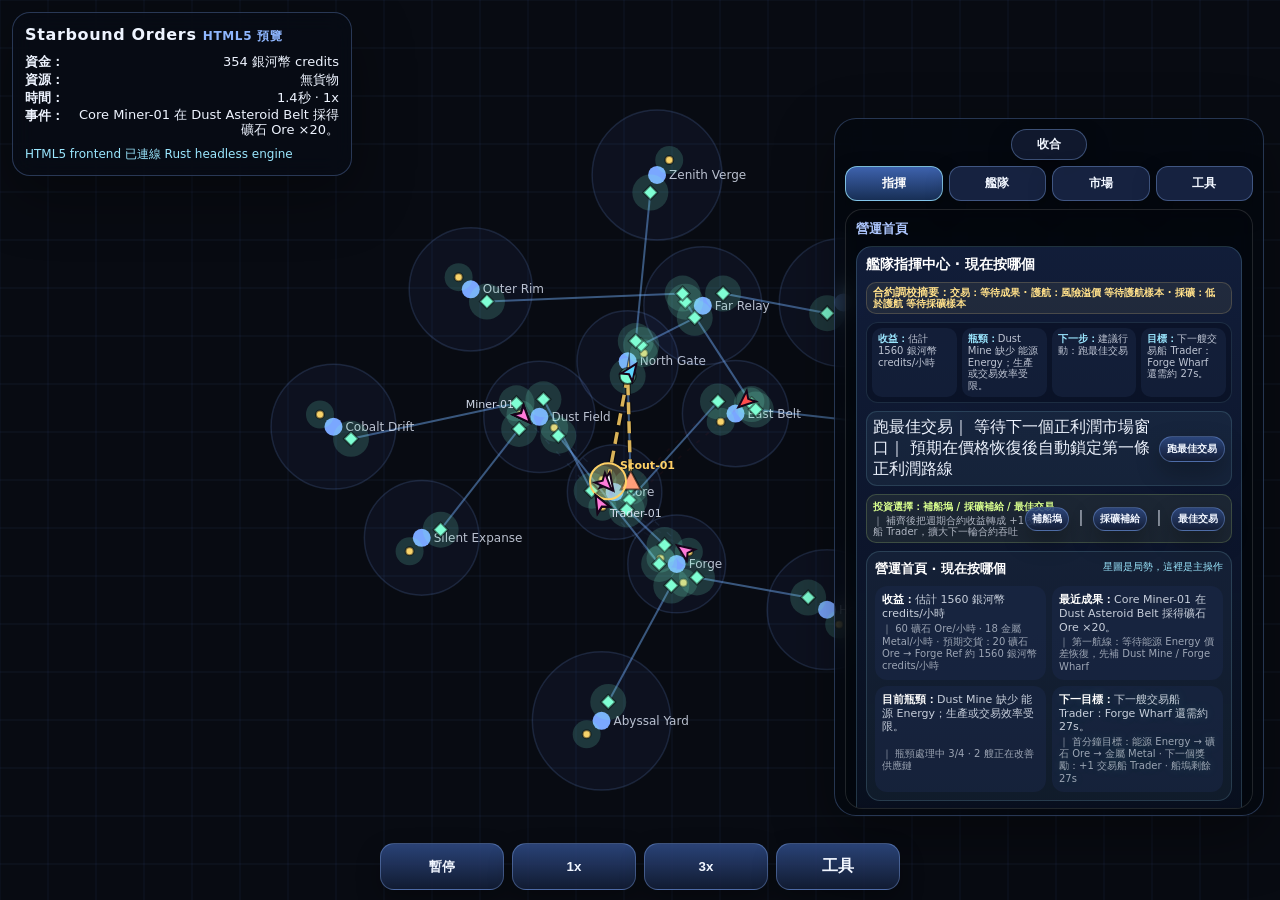
<file: html5/index.html>
<!doctype html>
<html lang="zh-Hant">
  <head>
    <meta charset="utf-8" />
    <meta name="viewport" content="width=device-width, initial-scale=1, viewport-fit=cover" />
    <title>Starbound Orders HTML5 Preview</title>
    <link rel="stylesheet" href="./styles.css?v=html5-copy-20260603" />
  </head>
  <body>
    <main id="app">
      <canvas id="star-map" aria-label="Starbound Orders HTML5 star map"></canvas>
      <section id="hud" aria-label="狀態">
        <div class="hud-title">Starbound Orders <span>HTML5 預覽</span></div>
        <div class="hud-row"><strong>資金：</strong><span id="credits">--</span></div>
        <div class="hud-row"><strong>資源：</strong><span id="resource-summary">--</span></div>
        <div class="hud-row"><strong>時間：</strong><span id="time-summary">--</span></div>
        <div class="hud-row event-row"><strong>事件：</strong><span id="latest-event">--</span></div>
        <div id="command-status">啟動中...</div>
      </section>
      <section id="mobile-sheet" class="idle-operations-deck" data-active-tab="command" data-collapsed="false" aria-label="艦隊營運面板">
        <div id="mobile-sheet-grip"><button id="mobile-sheet-toggle" type="button" aria-expanded="true">收合</button></div><span class="text-content-separator">｜ </span><div id="mobile-sheet-tabs" role="tablist" aria-label="艦隊營運面板"><button type="button" data-sheet-tab="command" aria-selected="true">指揮</button><span class="text-content-separator">｜</span><button type="button" data-sheet-tab="fleet" aria-selected="false">艦隊</button><span class="text-content-separator">｜</span><button type="button" data-sheet-tab="market" aria-selected="false">市場</button><span class="text-content-separator">｜</span><button type="button" data-sheet-tab="tools" aria-selected="false">工具</button></div>
        <section id="command-panel" class="drawer-panel idle-command-panel" data-sheet-panel="command" aria-label="艦隊指揮"><h2>營運首頁<span class="text-content-separator">｜ </span></h2><div id="fleet-command-center" class="fleet-command-center" aria-label="艦隊指揮中心"></div><span class="text-content-separator">｜ </span><div id="fleet-summary" class="fleet-summary"></div><span class="text-content-separator">｜ </span><div id="fleet-alerts" class="fleet-alerts"></div></section><span class="text-content-separator">｜ </span><section id="fleet-panel" class="drawer-panel" data-sheet-panel="fleet" aria-label="艦隊詳情"><h2>艦隊詳情：<span class="text-content-separator">｜ </span></h2><div id="ship-list"></div></section><span class="text-content-separator">｜ </span><section id="market-panel" class="drawer-panel" data-sheet-panel="market" data-market-tab="overview" aria-label="市場"><h2>市場 / 合約 / 升級：<span class="text-content-separator">｜ </span></h2><div id="market-tabs" role="tablist" aria-label="市場面板"><button type="button" data-market-tab="overview" aria-selected="true">總覽</button><span class="text-content-separator">｜</span><button type="button" data-market-tab="trade" aria-selected="false">交易</button><span class="text-content-separator">｜</span><button type="button" data-market-tab="orders" aria-selected="false">訂單</button><span class="text-content-separator">｜</span><button type="button" data-market-tab="production" aria-selected="false">生產</button><span class="text-content-separator">｜</span><button type="button" data-market-tab="risk" aria-selected="false">風險</button><span class="text-content-separator">｜</span><button type="button" data-market-tab="upgrades" aria-selected="false">升級</button><span class="text-content-separator">｜</span><button type="button" data-market-tab="reports" aria-selected="false">報告</button><span class="text-content-separator">｜</span><button type="button" data-market-tab="stations" aria-selected="false">站點</button></div><span class="text-content-separator">｜ </span><div id="market-list"></div></section><span class="text-content-separator">｜ </span><section id="tools-panel" class="drawer-panel" data-sheet-panel="tools" aria-label="工具"><h2>工具 / 回放：<span class="text-content-separator">｜ </span></h2><section id="chronocam-panel" class="tool-card" aria-label="ChronoCam"><h3>ChronoCam 狀態：</h3><div class="chrono-row"><strong>模式：</strong><span id="chronocam-mode">--</span></div><span class="text-content-separator">｜</span><div class="chrono-row"><strong>觀看時間：</strong><span id="chronocam-view-time">--</span></div><span class="text-content-separator">｜</span><div class="chrono-row"><strong>跟隨狀態：</strong><span id="chronocam-follow">--</span></div><span class="text-content-separator">｜</span><div class="chrono-actions"><button type="button" data-command="chrono_rewind_5">回看 5s</button><span class="text-content-separator">｜</span><button type="button" data-command="chrono_live">回到即時</button></div><span class="text-content-separator">｜ </span></section><section id="mission-panel" class="tool-card" aria-label="任務"><h3>任務清單：</h3><div id="mission-list"></div></section></section>
      </section>
      <nav id="controls" aria-label="控制"><button data-command="toggle_pause">暫停</button><span class="text-content-separator">｜</span><button data-command="speed_1">1x</button><span class="text-content-separator">｜</span><button data-command="speed_3">3x</button><span class="text-content-separator">｜</span><details id="debug-controls" class="debug-controls"><summary aria-label="開啟工具選單">工具</summary><span class="text-content-separator">｜</span><div class="debug-menu" role="menu" aria-label="Debug 工具"><button data-command="select_scout" type="button">選 Scout</button><span class="text-content-separator">｜</span><button data-command="enter_north_gate" type="button">進入北門</button><span class="text-content-separator">｜</span><button data-command="reset" type="button">重置</button></div></details></nav>
    </main>
    <script type="module" src="./bootstrap.js?v=html5-copy-20260603-investment-buttons"></script>
  </body>
</html>
</file>
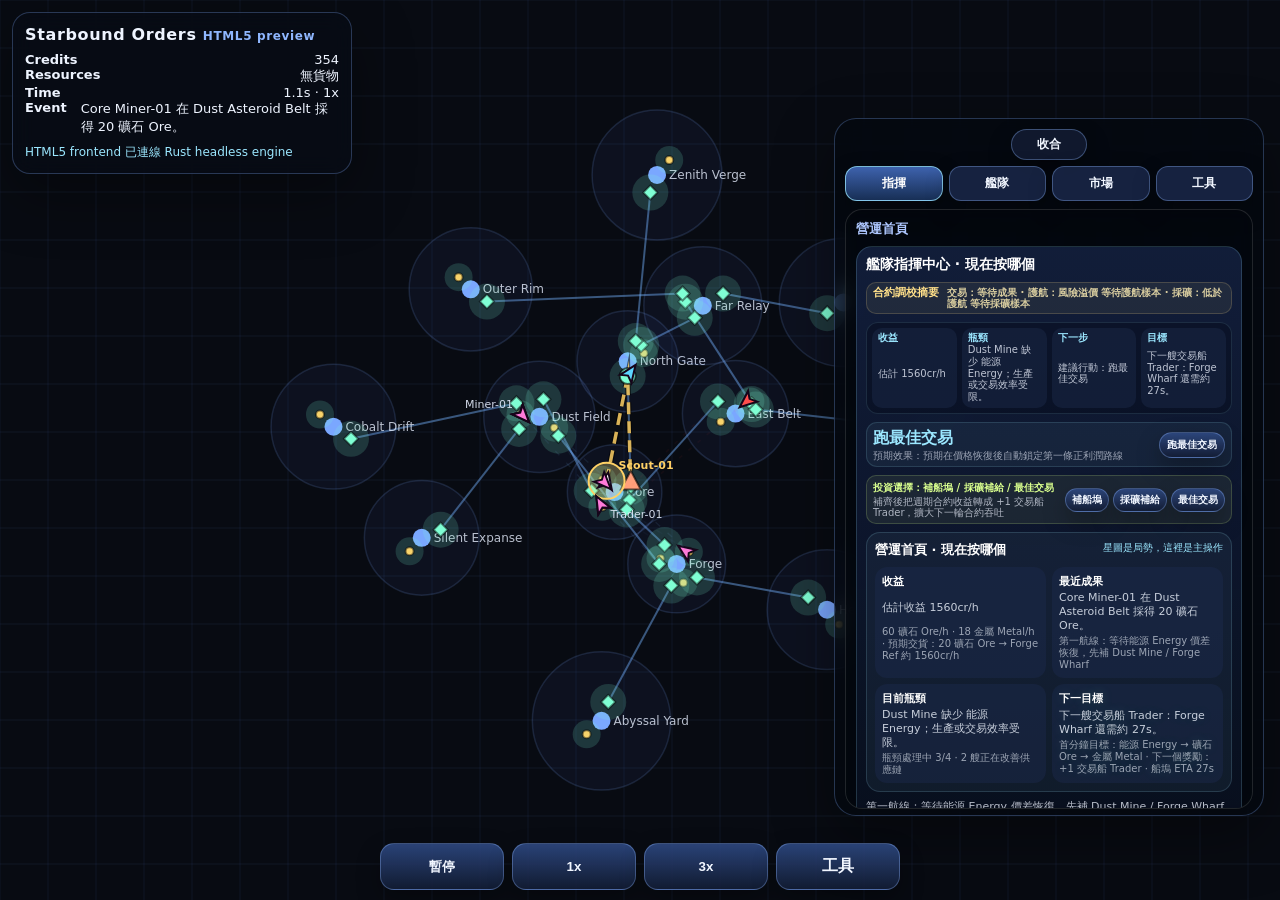
<file: html5/html5/index.html>
<!doctype html>
<html lang="zh-Hant">
  <head>
    <meta charset="utf-8" />
    <meta name="viewport" content="width=device-width, initial-scale=1, viewport-fit=cover" />
    <title>Starbound Orders HTML5 Preview</title>
    <link rel="stylesheet" href="./styles.css?v=html5-spike-1" />
  </head>
  <body>
    <main id="app">
      <canvas id="star-map" aria-label="Starbound Orders HTML5 star map"></canvas>
      <section id="hud" aria-label="狀態">
        <div class="hud-title">Starbound Orders <span>HTML5 preview</span></div>
        <div class="hud-row"><strong>Credits</strong><span id="credits">--</span></div>
        <div class="hud-row"><strong>Resources</strong><span id="resource-summary">--</span></div>
        <div class="hud-row"><strong>Time</strong><span id="time-summary">--</span></div>
        <div class="hud-row event-row"><strong>Event</strong><span id="latest-event">--</span></div>
        <div id="command-status">啟動中...</div>
      </section>
      <section id="mobile-sheet" class="idle-operations-deck" data-active-tab="command" data-collapsed="false" aria-label="艦隊營運面板">
        <div id="mobile-sheet-grip">
          <button id="mobile-sheet-toggle" type="button" aria-expanded="true">收合</button>
        </div>
        <div id="mobile-sheet-tabs" role="tablist" aria-label="艦隊營運面板">
          <button type="button" data-sheet-tab="command" aria-selected="true">指揮</button>
          <button type="button" data-sheet-tab="fleet" aria-selected="false">艦隊</button>
          <button type="button" data-sheet-tab="market" aria-selected="false">市場</button>
          <button type="button" data-sheet-tab="tools" aria-selected="false">工具</button>
        </div>
        <section id="command-panel" class="drawer-panel idle-command-panel" data-sheet-panel="command" aria-label="艦隊指揮">
          <h2>營運首頁</h2>
          <div id="fleet-command-center" class="fleet-command-center" aria-label="艦隊指揮中心"></div>
          <div id="fleet-summary" class="fleet-summary"></div>
          <div id="fleet-alerts" class="fleet-alerts"></div>
        </section>
        <section id="fleet-panel" class="drawer-panel" data-sheet-panel="fleet" aria-label="艦隊詳情">
          <h2>艦隊詳情</h2>
          <div id="ship-list"></div>
        </section>
        <section id="market-panel" class="drawer-panel" data-sheet-panel="market" data-market-tab="overview" aria-label="市場">
          <h2>市場 / 合約 / 升級</h2>
          <div id="market-tabs" role="tablist" aria-label="市場面板">
            <button type="button" data-market-tab="overview" aria-selected="true">總覽</button>
            <button type="button" data-market-tab="trade" aria-selected="false">交易</button>
            <button type="button" data-market-tab="orders" aria-selected="false">訂單</button>
            <button type="button" data-market-tab="production" aria-selected="false">生產</button>
            <button type="button" data-market-tab="risk" aria-selected="false">風險</button>
            <button type="button" data-market-tab="upgrades" aria-selected="false">升級</button>
            <button type="button" data-market-tab="reports" aria-selected="false">報告</button>
            <button type="button" data-market-tab="stations" aria-selected="false">站點</button>
          </div>
          <div id="market-list"></div>
        </section>
        <section id="tools-panel" class="drawer-panel" data-sheet-panel="tools" aria-label="工具">
          <h2>工具 / 回放</h2>
          <section id="chronocam-panel" class="tool-card" aria-label="ChronoCam">
            <h3>ChronoCam</h3>
            <div class="chrono-row"><strong>Mode</strong><span id="chronocam-mode">--</span></div>
            <div class="chrono-row"><strong>View</strong><span id="chronocam-view-time">--</span></div>
            <div class="chrono-row"><strong>Follow</strong><span id="chronocam-follow">--</span></div>
            <div class="chrono-actions">
              <button data-command="chrono_rewind_5">回看 5s</button>
              <button data-command="chrono_live">回到 Live</button>
            </div>
          </section>
          <section id="mission-panel" class="tool-card" aria-label="任務">
            <h3>任務紀錄</h3>
            <div id="mission-list"></div>
          </section>
        </section>
      </section>
      <nav id="controls" aria-label="控制">
        <button data-command="toggle_pause">暫停</button>
        <button data-command="speed_1">1x</button>
        <button data-command="speed_3">3x</button>
        <details id="debug-controls" class="debug-controls">
          <summary aria-label="開啟工具選單">工具</summary>
          <div class="debug-menu" role="menu" aria-label="Debug 工具">
            <button data-command="select_scout" type="button">選 Scout</button>
            <button data-command="enter_north_gate" type="button">進入北門</button>
            <button data-command="reset" type="button">重置</button>
          </div>
        </details>
      </nav>
    </main>
    <script type="module" src="./bootstrap.js?v=html5-spike-1"></script>
  </body>
</html>
</file>
<file: html5/styles.css>
:root {
  color-scheme: dark;
  font-family: Inter, ui-sans-serif, system-ui, -apple-system, BlinkMacSystemFont, "Segoe UI", sans-serif;
  background: #080b12;
  color: #eef4ff;
}

* { box-sizing: border-box; }
html, body, #app { margin: 0; min-height: 100%; width: 100%; overflow: hidden; }
body { min-height: 100vh; touch-action: none; }
#app { position: fixed; inset: 0; background: radial-gradient(circle at 50% 30%, #17213d, #070a10 72%); }
#star-map { position: absolute; inset: 0; width: 100%; height: 100%; display: block; touch-action: none; }

#hud {
  position: absolute;
  top: max(12px, env(safe-area-inset-top));
  left: 12px;
  right: 12px;
  padding: 12px;
  border: 1px solid rgba(128, 171, 255, 0.28);
  border-radius: 18px;
  background: rgba(8, 12, 22, 0.72);
  backdrop-filter: blur(12px);
  box-shadow: 0 20px 60px rgba(0,0,0,0.35);
  pointer-events: none;
}
.hud-title { font-weight: 800; letter-spacing: 0.04em; margin-bottom: 8px; }
.hud-title span { color: #8fb7ff; font-size: 12px; font-weight: 600; }
.hud-row { display: flex; justify-content: space-between; gap: 14px; font-size: 13px; }
.event-row { align-items: start; }
.event-row strong { flex: 0 0 auto; }
#latest-event {
  min-width: 0;
  text-align: right;
  overflow-wrap: anywhere;
  line-height: 1.18;
}
#command-status { margin-top: 8px; color: #9be7ff; font-size: 12px; }

#mobile-sheet {
  position: absolute;
  left: 10px;
  right: 10px;
  bottom: calc(96px + env(safe-area-inset-bottom));
  max-height: min(430px, 66vh);
  padding: 8px;
  border: 1px solid rgba(128, 171, 255, 0.28);
  border-radius: 22px;
  background: rgba(4, 8, 15, 0.78);
  backdrop-filter: blur(14px);
  box-shadow: 0 20px 60px rgba(0,0,0,0.38);
  pointer-events: auto;
  overflow: hidden;
}
#mobile-sheet[data-collapsed="true"] { max-height: 58px; }
#mobile-sheet-grip { display: flex; justify-content: center; margin-bottom: 6px; }
#mobile-sheet-toggle {
  min-width: 76px;
  padding: 6px 12px;
  border-radius: 999px;
  font-size: 12px;
  background: rgba(18, 27, 49, 0.92);
}
#mobile-sheet-tabs {
  display: grid;
  grid-template-columns: repeat(4, 1fr);
  gap: 6px;
  margin-bottom: 8px;
}
#mobile-sheet-tabs button {
  padding: 8px 6px;
  border-radius: 12px;
  font-size: 12px;
  background: rgba(28, 42, 76, 0.82);
}
#mobile-sheet-tabs button[aria-selected="true"] {
  border-color: rgba(155, 231, 255, 0.75);
  color: #ffffff;
  background: linear-gradient(180deg, rgba(64,102,180,0.96), rgba(25,50,91,0.94));
}
#mobile-sheet[data-collapsed="true"] #mobile-sheet-tabs,
#mobile-sheet[data-collapsed="true"] .drawer-panel { display: none; }

.drawer-panel {
  max-height: calc(min(430px, 66vh) - 76px);
  overflow: auto;
  border: 1px solid rgba(255,255,255,0.12);
  border-radius: 17px;
  padding: 10px;
  background: rgba(4, 8, 15, 0.52);
}
#mobile-sheet[data-active-tab="command"] .drawer-panel:not([data-sheet-panel="command"]),
#mobile-sheet[data-active-tab="fleet"] .drawer-panel:not([data-sheet-panel="fleet"]),
#mobile-sheet[data-active-tab="market"] .drawer-panel:not([data-sheet-panel="market"]),
#mobile-sheet[data-active-tab="tools"] .drawer-panel:not([data-sheet-panel="tools"]) {
  display: none;
}
#chronocam-panel.replay { border-color: rgba(255, 209, 102, 0.62); box-shadow: 0 0 0 1px rgba(255, 209, 102, 0.22), 0 20px 60px rgba(0,0,0,0.35); }
.drawer-panel h2 { margin: 0 0 8px; font-size: 13px; color: #aec7ff; }
.tool-card { display: grid; gap: 6px; padding: 8px 0; border-top: 1px solid rgba(255,255,255,0.08); }
.tool-card:first-of-type { border-top: 0; padding-top: 0; }
.tool-card h3 { margin: 0; font-size: 11px; color: #9be7ff; }
.fleet-command-center {
  display: grid;
  gap: 8px;
  margin-bottom: 8px;
  padding: 9px;
  border: 1px solid rgba(155, 231, 255, 0.18);
  border-radius: 16px;
  background: linear-gradient(180deg, rgba(24, 39, 76, 0.72), rgba(7, 12, 24, 0.58));
}
.fleet-command-center h2 { margin: 0; font-size: 14px; color: #fff; }
.return-harvest-card {
  display: grid;
  gap: 7px;
  padding: 8px;
  border: 1px solid rgba(255, 209, 102, 0.30);
  border-radius: 14px;
  background: linear-gradient(180deg, rgba(255, 209, 102, 0.24), rgba(54, 30, 10, 0.42));
  box-shadow: 0 0 0 1px rgba(255, 209, 102, 0.14), 0 16px 36px rgba(0,0,0,0.28);
}
.return-harvest-header { display: grid; gap: 2px; }
.return-harvest-header span { color: #ffd166; font-size: 10px; font-weight: 900; letter-spacing: 0.08em; text-transform: uppercase; }
.return-harvest-header strong { color: #fff; font-size: 13px; }
.return-harvest-metrics {
  display: grid;
  grid-template-columns: repeat(2, minmax(0, 1fr));
  gap: 5px;
}
.return-harvest-metric {
  display: grid;
  gap: 1px;
  min-width: 0;
  padding: 5px 6px;
  border-radius: 10px;
  background: rgba(10, 16, 30, 0.46);
}
.return-harvest-metric strong { color: #ffe08a; font-size: 10px; }
.return-harvest-metric span {
  overflow: visible;
  color: rgba(238,244,255,0.82);
  font-size: 10px;
  line-height: 1.18;
  overflow-wrap: anywhere;
  white-space: normal;
}
.return-harvest-footnote {
  overflow: visible;
  color: rgba(238,244,255,0.66);
  font-size: 10px;
  line-height: 1.2;
  overflow-wrap: anywhere;
  white-space: normal;
}
.return-harvest-actions {
  display: flex;
  flex-wrap: wrap;
  gap: 6px;
  align-items: center;
}
.return-report-detail-panel {
  display: none;
  position: fixed;
  left: 10px;
  right: 10px;
  top: 76px;
  max-height: min(360px, calc(100vh - 230px));
  overflow: auto;
  z-index: 40;
  padding: 10px;
  border: 1px solid rgba(255, 209, 102, 0.52);
  border-radius: 14px;
  background: linear-gradient(180deg, rgba(18, 29, 50, 0.98), rgba(7, 12, 24, 0.98));
  box-shadow: 0 18px 52px rgba(0,0,0,0.55);
}
.return-report-detail-panel.open { display: grid; gap: 8px; }
.return-report-detail-header {
  display: flex;
  align-items: center;
  justify-content: space-between;
  gap: 8px;
  position: sticky;
  top: -10px;
  padding: 0 0 6px;
  background: linear-gradient(180deg, rgba(18, 29, 50, 0.98), rgba(18, 29, 50, 0.90));
}
.return-report-detail-header strong { color: #ffd166; font-size: 13px; }
.return-report-detail-body { display: grid; gap: 6px; }
.return-report-detail-body p {
  margin: 0;
  display: grid;
  gap: 2px;
  color: rgba(238,244,255,0.78);
  font-size: 11px;
  line-height: 1.35;
}
.return-report-detail-body p strong { color: #fff0b8; font-size: 10px; }
.return-harvest-card .return-report-detail-button {
  border-color: rgba(155, 231, 255, 0.52);
  background: linear-gradient(180deg, rgba(155, 231, 255, 0.24), rgba(19, 69, 104, 0.58));
  color: #eef4ff;
}
.return-harvest-card .return-report-detail-close {
  padding: 4px 8px;
  font-size: 10px;
}
.report-history-detail-button {
  align-self: flex-start;
  border: 1px solid rgba(244, 197, 94, 0.55);
  background: rgba(244, 197, 94, 0.13);
  color: #f9e4a8;
}
.report-history-detail-panel {
  display: none;
  margin-top: 6px;
  padding: 8px;
  border-radius: 10px;
  border: 1px solid rgba(244, 197, 94, 0.26);
  background: rgba(15, 20, 34, 0.76);
  color: #f8f1df;
}
.report-history-detail-panel.open {
  display: block;
}
.report-history-detail-header {
  display: flex;
  align-items: center;
  justify-content: space-between;
  gap: 8px;
  margin-bottom: 4px;
}
.report-history-detail-panel p {
  margin: 4px 0;
  font-size: 0.78rem;
  line-height: 1.25;
}
.report-history-detail-panel strong {
  display: block;
  color: #f4c55e;
}
.report-history-detail-close {
  padding: 3px 8px;
  border-radius: 999px;
  border: 1px solid rgba(255, 255, 255, 0.22);
  background: rgba(255, 255, 255, 0.08);
  color: #f7f1df;
}
.chronocam-bookmark-actions {
  display: flex;
  flex-wrap: wrap;
  gap: 6px;
}
.return-harvest-card button,
.return-harvest-handoff button {
  justify-self: start;
  padding: 6px 10px;
  border-color: rgba(255, 209, 102, 0.52);
  background: linear-gradient(180deg, rgba(255, 209, 102, 0.30), rgba(116, 70, 18, 0.62));
  font-size: 11px;
}
.return-harvest-card .chronocam-bookmark-button {
  border-color: rgba(155, 231, 255, 0.52);
  background: linear-gradient(180deg, rgba(155, 231, 255, 0.26), rgba(19, 69, 104, 0.62));
  color: #eef4ff;
}
.return-harvest-handoff {
  display: grid;
  grid-template-columns: minmax(0, 1fr) auto;
  align-items: center;
  gap: 8px;
  padding: 7px 8px;
  border: 1px solid rgba(255, 209, 102, 0.20);
  border-radius: 12px;
  background: linear-gradient(180deg, rgba(255, 209, 102, 0.14), rgba(18, 29, 50, 0.48));
  box-shadow: 0 0 0 1px rgba(255, 209, 102, 0.05), 0 10px 24px rgba(0,0,0,0.18);
}
.return-harvest-handoff span { display: grid; gap: 1px; min-width: 0; }
.return-harvest-handoff strong { color: #ffe08a; font-size: 11px; }
.return-harvest-handoff small {
  overflow: visible;
  color: rgba(238,244,255,0.72);
  font-size: 10px;
  line-height: 1.15;
  overflow-wrap: anywhere;
  white-space: normal;
}
.return-harvest-handoff button { white-space: nowrap; }
.return-harvest-handoff.processing {
  border-color: rgba(168, 255, 207, 0.28);
  background: linear-gradient(180deg, rgba(168, 255, 207, 0.12), rgba(18, 50, 37, 0.48));
}
.return-harvest-handoff.processing strong { color: #a8ffcf; }
.return-harvest-handoff.processing button {
  border-color: rgba(168, 255, 207, 0.42);
  background: linear-gradient(180deg, rgba(168, 255, 207, 0.22), rgba(25, 98, 70, 0.58));
}
.offline-report-row.return-harvest-card { border-top: 0; }
.command-return-harvest {
  gap: 5px;
  padding: 6px;
}
.command-return-harvest .return-harvest-header {
  grid-template-columns: minmax(0, 1fr);
  align-items: start;
  gap: 2px;
}
.command-return-harvest .return-harvest-header span {
  overflow: visible;
  overflow-wrap: anywhere;
  white-space: normal;
  text-overflow: clip;
}
.command-return-harvest .return-harvest-header strong {
  overflow: visible;
  overflow-wrap: anywhere;
  white-space: normal;
  text-overflow: clip;
}
.command-return-harvest .return-harvest-metrics { gap: 4px; }
.command-return-harvest .return-harvest-metric { padding: 3px 5px; }
.command-return-harvest .chronocam-bookmark-actions,
.command-return-harvest .return-harvest-footnote { display: none; }
.command-return-harvest .return-harvest-claim-button {
  min-height: 28px;
  padding: 5px 9px;
}
.return-harvest-next-actions {
  display: grid;
  gap: 6px;
}
.return-harvest-next-actions .idle-primary-action {
  padding: 5px 6px;
}
.return-harvest-next-actions .idle-primary-action small:last-of-type {
  display: none;
}
@keyframes return-harvest-pop {
  from { opacity: 0; transform: translateY(8px) scale(0.98); }
  to { opacity: 1; transform: translateY(0) scale(1); }
}
.idle-command-brief {
  display: grid;
  grid-template-columns: repeat(4, minmax(0, 1fr));
  gap: 5px;
  padding: 5px;
  border: 1px solid rgba(155, 231, 255, 0.12);
  border-radius: 12px;
  background: rgba(5, 10, 20, 0.36);
}
.idle-brief-pill {
  display: grid;
  gap: 1px;
  min-width: 0;
  padding: 5px 6px;
  border-radius: 10px;
  background: rgba(28, 42, 76, 0.48);
}
.idle-brief-pill strong {
  color: #9be7ff;
  font-size: 10px;
  line-height: 1;
}
.idle-brief-pill span {
  color: rgba(238,244,255,0.78);
  font-size: 10px;
  line-height: 1.18;
  white-space: normal;
  overflow: visible;
  overflow-wrap: anywhere;
}

@media (max-width: 430px) {
  .idle-command-brief {
    grid-template-columns: repeat(2, minmax(0, 1fr));
    gap: 4px;
    padding: 4px;
  }
  .idle-brief-pill {
    padding: 4px 5px;
  }
}
.idle-command-hero {
  display: grid;
  gap: 8px;
  padding: 8px;
  border: 1px solid rgba(155, 231, 255, 0.16);
  border-radius: 14px;
  background: rgba(155, 231, 255, 0.055);
}
.idle-hero-header { display: flex; justify-content: space-between; gap: 10px; align-items: start; }
.idle-hero-header strong { font-size: 13px; color: #ffffff; }
.idle-hero-header small { color: #9be7ff; font-size: 10px; text-align: right; }
.idle-home-grid { display: grid; grid-template-columns: 1fr 1fr; gap: 6px; }
.idle-home-card {
  display: grid;
  gap: 2px;
  min-width: 0;
  padding: 7px;
  border-radius: 12px;
  background: rgba(28, 42, 76, 0.48);
}
.idle-home-card strong { color: #fff; font-size: 11px; }
.idle-home-card span { color: rgba(238,244,255,0.82); font-size: 11px; line-height: 1.25; }
.idle-home-card small { color: rgba(238,244,255,0.62); font-size: 10px; line-height: 1.22; }
.idle-primary-actions { display: grid; gap: 6px; }
.idle-detail-section {
  display: grid;
  gap: 4px;
  padding-top: 5px;
  border-top: 1px solid rgba(255,255,255,0.08);
}
.idle-detail-section > summary,
.ship-actions-details > summary {
  cursor: pointer;
  list-style: none;
  padding: 7px 8px;
  border-radius: 11px;
  border: 1px solid rgba(144, 183, 255, 0.22);
  background: rgba(28, 42, 76, 0.46);
  box-shadow: none;
  color: #9be7ff;
  font-size: 10px;
  letter-spacing: 0.06em;
  text-transform: uppercase;
}
.idle-detail-section > summary::-webkit-details-marker,
.ship-actions-details > summary::-webkit-details-marker { display: none; }
.idle-detail-body { display: grid; gap: 4px; padding: 5px 2px 0; }
.command-center-section { display: grid; gap: 4px; padding-top: 5px; border-top: 1px solid rgba(255,255,255,0.08); }
.command-center-section h3 { margin: 0; font-size: 10px; letter-spacing: 0.08em; text-transform: uppercase; color: #9be7ff; }
.command-center-row { font-size: 11px; color: rgba(238,244,255,0.76); line-height: 1.25; }
.command-center-row.expansion-milestone { display: grid; grid-template-columns: 1fr auto; gap: 6px; align-items: center; }
.contract-milestone-claim-button { border-color: rgba(255, 224, 138, 0.65); background: rgba(255, 224, 138, 0.16); color: #ffe08a; }
.progression-path { color: #ffe08a; }
.expansion-cadence,
.expansion-depth {
  color: #d9ff8f;
  text-shadow: 0 0 12px rgba(217, 255, 143, 0.20);
}
.first-session-goal { color: #a8ffcf; text-shadow: 0 0 12px rgba(108, 255, 196, 0.18); }
.command-center-row.progression.complete { color: #a8ffcf; }
.command-center-row.progression.pending { color: #ffe08a; }
.command-center-kpi { font-size: 12px; font-weight: 800; color: #fff; }
.command-center-row.bottleneck { color: #ffd166; }
.command-center-action { display: grid; grid-template-columns: 1fr auto; gap: 7px; align-items: center; padding: 4px 0; }
.command-center-action span { display: grid; gap: 1px; min-width: 0; }
.command-center-action small { color: rgba(238,244,255,0.62); font-size: 10px; line-height: 1.15; }
.command-center-action button { padding: 5px 7px; font-size: 10px; white-space: nowrap; }
.text-content-separator {
  position: absolute;
  width: 1px;
  height: 1px;
  overflow: hidden;
  clip-path: inset(50%);
  white-space: nowrap;
}
.idle-primary-action {
  padding: 5px 6px;
  border: 1px solid rgba(155, 231, 255, 0.14);
  border-radius: 11px;
  background: rgba(155, 231, 255, 0.06);
}
.idle-primary-action small:first-of-type { display: none; }
.idle-primary-action strong { color: #9be7ff; }
.expansion-investment-quick {
  display: grid;
  grid-template-columns: minmax(0, 1fr) auto;
  align-items: center;
  gap: 6px;
  padding: 5px 6px;
  border: 1px solid rgba(217, 255, 143, 0.18);
  border-radius: 10px;
  background: rgba(217, 255, 143, 0.07);
}
.expansion-investment-quick span { display: grid; gap: 1px; min-width: 0; }
.expansion-investment-quick strong { color: #d9ff8f; font-size: 10px; white-space: nowrap; overflow: visible; text-overflow: clip; }
.expansion-investment-quick small {
  color: rgba(238,244,255,0.70);
  font-size: 10px;
  line-height: 1.1;
  max-height: 22px;
  overflow: visible;
  overflow-wrap: anywhere;
  white-space: normal;
  text-overflow: clip;
}
.expansion-investment-buttons { display: flex; flex-wrap: nowrap; gap: 4px; }
.expansion-investment-buttons button { padding: 4px 6px; font-size: 10px; }
.contract-tuning-summary {
  display: grid;
  grid-template-columns: auto minmax(0, 1fr);
  align-items: start;
  gap: 3px 8px;
  min-width: 0;
  padding: 4px 6px;
  border: 1px solid rgba(255, 224, 138, 0.18);
  border-radius: 10px;
  background: rgba(255, 224, 138, 0.07);
  color: #ffe08a;
  font-size: 10px;
  line-height: 1.05;
}
.contract-tuning-summary strong { color: #ffe08a; font-size: 11px; }
.contract-tuning-summary small {
  min-width: 0;
  color: rgba(255, 239, 180, 0.82);
  font-size: 10px;
  line-height: 1.1;
  max-height: 22px;
  overflow: visible;
  overflow-wrap: anywhere;
  white-space: normal;
  text-overflow: clip;
}
.expansion-investment-action {
  border-top: 1px solid rgba(217, 255, 143, 0.12);
}
.expansion-investment-action strong { color: #d9ff8f; }
.ship-row, .market-row, .mission { display: grid; gap: 2px; padding: 6px 0; border-top: 1px solid rgba(255,255,255,0.08); font-size: 12px; }
.fleet-summary, .fleet-alerts { display: grid; gap: 4px; margin-bottom: 8px; font-size: 12px; }
.fleet-kpi { display: flex; justify-content: space-between; gap: 10px; padding: 5px 8px; border-radius: 10px; background: rgba(28, 42, 76, 0.48); }
.fleet-alert { padding: 6px 8px; border-radius: 10px; color: #ffd166; background: rgba(255, 209, 102, 0.10); }
.upgrade-row button, .report-row button, .fleet-actions button { justify-self: start; margin-top: 4px; padding: 6px 9px; font-size: 11px; }
.fleet-actions { display: flex; flex-wrap: wrap; gap: 6px; }
.ship-actions-details { margin-top: 6px; }
.ship-actions-details .fleet-actions { padding-top: 4px; }
.ship-actions-details:not([open]) .fleet-actions { display: none; }
.ship-row:first-of-type, .market-row:first-of-type, .mission:first-of-type { border-top: 0; }
.ship-row span, .market-row span, .market-row small, .mission small, .ship-row small { color: rgba(238,244,255,0.68); }
.market-section { margin-top: 8px; padding-top: 4px; border-top: 1px solid rgba(155,231,255,0.12); }
.market-section h3 { margin: 2px 0 4px; font-size: 11px; letter-spacing: 0.06em; text-transform: uppercase; color: #9be7ff; }
.market-section[data-market-tab] { display: none; }
#market-panel[data-market-tab="overview"] .market-section[data-market-tab="overview"],
#market-panel[data-market-tab="trade"] .market-section[data-market-tab="trade"],
#market-panel[data-market-tab="trade"] .market-section[data-market-tab="orders"],
#market-panel[data-market-tab="orders"] .market-section[data-market-tab="orders"],
#market-panel[data-market-tab="production"] .market-section[data-market-tab="production"],
#market-panel[data-market-tab="risk"] .market-section[data-market-tab="risk"],
#market-panel[data-market-tab="risk"] .market-section[data-market-tab="alerts"],
#market-panel[data-market-tab="upgrades"] .market-section[data-market-tab="upgrades"],
#market-panel[data-market-tab="reports"] .market-section[data-market-tab="reports"],
#market-panel[data-market-tab="stations"] .market-section[data-market-tab="stations"] { display: block; }
#market-tabs { display: grid; grid-template-columns: repeat(4, 1fr); gap: 5px; margin: 0 0 8px; }
#market-tabs button { padding: 6px 4px; border-radius: 10px; font-size: 11px; }
#market-tabs button[aria-selected="true"] { border-color: rgba(155, 231, 255, 0.75); color: #fff; background: linear-gradient(180deg, rgba(54,94,164,0.96), rgba(22,47,88,0.94)); }
.trade-command-row button { justify-self: start; margin-top: 4px; padding: 6px 9px; font-size: 11px; }
.alert-row strong { color: #ffd166; }
.risk-row span { color: #ffb86b; }
.mission.completed { opacity: 0.58; }
.chrono-row { display: flex; justify-content: space-between; gap: 12px; font-size: 12px; padding: 2px 0; }
.chrono-row span { color: #9be7ff; }
.chrono-actions { display: grid; grid-template-columns: 1fr 1fr; gap: 6px; margin-top: 8px; }
.chrono-actions button { padding: 9px 6px; font-size: 12px; }

#controls {
  position: absolute;
  left: 10px;
  right: 10px;
  bottom: max(10px, env(safe-area-inset-bottom));
  display: grid;
  grid-template-columns: repeat(4, 1fr);
  gap: 8px;
}
.debug-controls {
  position: relative;
  min-width: 0;
}
.debug-controls summary {
  list-style: none;
  cursor: pointer;
  text-align: center;
}
.debug-controls summary::-webkit-details-marker { display: none; }
.debug-controls:not([open]) .debug-menu { display: none; }
.debug-menu {
  position: absolute;
  right: 0;
  bottom: calc(100% + 8px);
  z-index: 10;
  min-width: 158px;
  display: grid;
  gap: 6px;
  padding: 8px;
  border: 1px solid rgba(144, 183, 255, 0.32);
  border-radius: 16px;
  background: rgba(4, 8, 15, 0.88);
  backdrop-filter: blur(10px);
  box-shadow: 0 18px 36px rgba(0,0,0,0.38);
}
button {
  appearance: none;
  border: 1px solid rgba(144, 183, 255, 0.35);
  border-radius: 14px;
  padding: 12px 8px;
  background: linear-gradient(180deg, rgba(47,74,132,0.88), rgba(19,29,54,0.9));
  color: #f1f6ff;
  font-weight: 800;
  box-shadow: 0 10px 24px rgba(0,0,0,0.28);
}
summary {
  appearance: none;
  border: 1px solid rgba(144, 183, 255, 0.35);
  border-radius: 14px;
  padding: 12px 8px;
  background: linear-gradient(180deg, rgba(47,74,132,0.88), rgba(19,29,54,0.9));
  color: #f1f6ff;
  font-weight: 800;
  box-shadow: 0 10px 24px rgba(0,0,0,0.28);
}
button:active { transform: translateY(1px); }
summary:active { transform: translateY(1px); }

@media (max-width: 430px) and (max-height: 700px) {
  #hud {
    padding: 10px;
  }
  .hud-title {
    margin-bottom: 6px;
  }
  .hud-row {
    font-size: 12px;
    line-height: 1.16;
  }
  #latest-event {
    font-size: 11px;
    max-width: 72%;
  }
  #mobile-sheet {
    max-height: min(390px, 61vh);
  }
  .drawer-panel {
    max-height: calc(min(390px, 61vh) - 76px);
  }
}

@media (min-width: 760px) {
  #hud { right: auto; width: 340px; }
  #mobile-sheet {
    left: auto;
    right: 16px;
    bottom: 84px;
    top: 118px;
    width: min(430px, calc(100vw - 32px));
    max-height: calc(100vh - 202px);
    padding: 10px;
    border: 1px solid rgba(128, 171, 255, 0.28);
    border-radius: 22px;
    background: rgba(4, 8, 15, 0.68);
    backdrop-filter: blur(12px);
    box-shadow: 0 20px 60px rgba(0,0,0,0.36);
    overflow: hidden;
    pointer-events: auto;
  }
  #mobile-sheet-grip { display: flex; }
  #mobile-sheet-tabs { display: grid; }
  #mobile-sheet[data-collapsed="true"] { max-height: 58px; top: auto; }
  .drawer-panel {
    position: static;
    width: auto;
    max-height: calc(100vh - 300px);
    background: rgba(4, 8, 15, 0.52);
    backdrop-filter: blur(8px);
    pointer-events: auto;
  }
  #controls { left: 50%; transform: translateX(-50%); max-width: 520px; grid-template-columns: repeat(4, 1fr); }
}
</file>
<file: html5/html5/styles.css>
:root {
  color-scheme: dark;
  font-family: Inter, ui-sans-serif, system-ui, -apple-system, BlinkMacSystemFont, "Segoe UI", sans-serif;
  background: #080b12;
  color: #eef4ff;
}

* { box-sizing: border-box; }
html, body, #app { margin: 0; min-height: 100%; width: 100%; overflow: hidden; }
body { min-height: 100vh; touch-action: none; }
#app { position: fixed; inset: 0; background: radial-gradient(circle at 50% 30%, #17213d, #070a10 72%); }
#star-map { position: absolute; inset: 0; width: 100%; height: 100%; display: block; touch-action: none; }

#hud {
  position: absolute;
  top: max(12px, env(safe-area-inset-top));
  left: 12px;
  right: 12px;
  padding: 12px;
  border: 1px solid rgba(128, 171, 255, 0.28);
  border-radius: 18px;
  background: rgba(8, 12, 22, 0.72);
  backdrop-filter: blur(12px);
  box-shadow: 0 20px 60px rgba(0,0,0,0.35);
  pointer-events: none;
}
.hud-title { font-weight: 800; letter-spacing: 0.04em; margin-bottom: 8px; }
.hud-title span { color: #8fb7ff; font-size: 12px; font-weight: 600; }
.hud-row { display: flex; justify-content: space-between; gap: 14px; font-size: 13px; }
#command-status { margin-top: 8px; color: #9be7ff; font-size: 12px; }

#mobile-sheet {
  position: absolute;
  left: 10px;
  right: 10px;
  bottom: calc(96px + env(safe-area-inset-bottom));
  max-height: min(430px, 66vh);
  padding: 8px;
  border: 1px solid rgba(128, 171, 255, 0.28);
  border-radius: 22px;
  background: rgba(4, 8, 15, 0.78);
  backdrop-filter: blur(14px);
  box-shadow: 0 20px 60px rgba(0,0,0,0.38);
  pointer-events: auto;
  overflow: hidden;
}
#mobile-sheet[data-collapsed="true"] { max-height: 58px; }
#mobile-sheet-grip { display: flex; justify-content: center; margin-bottom: 6px; }
#mobile-sheet-toggle {
  min-width: 76px;
  padding: 6px 12px;
  border-radius: 999px;
  font-size: 12px;
  background: rgba(18, 27, 49, 0.92);
}
#mobile-sheet-tabs {
  display: grid;
  grid-template-columns: repeat(4, 1fr);
  gap: 6px;
  margin-bottom: 8px;
}
#mobile-sheet-tabs button {
  padding: 8px 6px;
  border-radius: 12px;
  font-size: 12px;
  background: rgba(28, 42, 76, 0.82);
}
#mobile-sheet-tabs button[aria-selected="true"] {
  border-color: rgba(155, 231, 255, 0.75);
  color: #ffffff;
  background: linear-gradient(180deg, rgba(64,102,180,0.96), rgba(25,50,91,0.94));
}
#mobile-sheet[data-collapsed="true"] #mobile-sheet-tabs,
#mobile-sheet[data-collapsed="true"] .drawer-panel { display: none; }

.drawer-panel {
  max-height: calc(min(430px, 66vh) - 76px);
  overflow: auto;
  border: 1px solid rgba(255,255,255,0.12);
  border-radius: 17px;
  padding: 10px;
  background: rgba(4, 8, 15, 0.52);
}
#mobile-sheet[data-active-tab="command"] .drawer-panel:not([data-sheet-panel="command"]),
#mobile-sheet[data-active-tab="fleet"] .drawer-panel:not([data-sheet-panel="fleet"]),
#mobile-sheet[data-active-tab="market"] .drawer-panel:not([data-sheet-panel="market"]),
#mobile-sheet[data-active-tab="tools"] .drawer-panel:not([data-sheet-panel="tools"]) {
  display: none;
}
#chronocam-panel.replay { border-color: rgba(255, 209, 102, 0.62); box-shadow: 0 0 0 1px rgba(255, 209, 102, 0.22), 0 20px 60px rgba(0,0,0,0.35); }
.drawer-panel h2 { margin: 0 0 8px; font-size: 13px; color: #aec7ff; }
.tool-card { display: grid; gap: 6px; padding: 8px 0; border-top: 1px solid rgba(255,255,255,0.08); }
.tool-card:first-of-type { border-top: 0; padding-top: 0; }
.tool-card h3 { margin: 0; font-size: 11px; color: #9be7ff; }
.fleet-command-center {
  display: grid;
  gap: 8px;
  margin-bottom: 8px;
  padding: 9px;
  border: 1px solid rgba(155, 231, 255, 0.18);
  border-radius: 16px;
  background: linear-gradient(180deg, rgba(24, 39, 76, 0.72), rgba(7, 12, 24, 0.58));
}
.fleet-command-center h2 { margin: 0; font-size: 14px; color: #fff; }
.return-harvest-card {
  display: grid;
  gap: 7px;
  padding: 8px;
  border: 1px solid rgba(255, 209, 102, 0.30);
  border-radius: 14px;
  background: linear-gradient(180deg, rgba(255, 209, 102, 0.24), rgba(54, 30, 10, 0.42));
  box-shadow: 0 0 0 1px rgba(255, 209, 102, 0.14), 0 16px 36px rgba(0,0,0,0.28);
}
.return-harvest-header { display: grid; gap: 2px; }
.return-harvest-header span { color: #ffd166; font-size: 10px; font-weight: 900; letter-spacing: 0.08em; text-transform: uppercase; }
.return-harvest-header strong { color: #fff; font-size: 13px; }
.return-harvest-metrics {
  display: grid;
  grid-template-columns: repeat(2, minmax(0, 1fr));
  gap: 5px;
}
.return-harvest-metric {
  display: grid;
  gap: 1px;
  min-width: 0;
  padding: 5px 6px;
  border-radius: 10px;
  background: rgba(10, 16, 30, 0.46);
}
.return-harvest-metric strong { color: #ffe08a; font-size: 10px; }
.return-harvest-metric span {
  overflow: visible;
  color: rgba(238,244,255,0.82);
  font-size: 10px;
  line-height: 1.18;
  overflow-wrap: anywhere;
  white-space: normal;
}
.return-harvest-footnote {
  overflow: visible;
  color: rgba(238,244,255,0.66);
  font-size: 10px;
  line-height: 1.2;
  overflow-wrap: anywhere;
  white-space: normal;
}
.return-harvest-actions {
  display: flex;
  flex-wrap: wrap;
  gap: 6px;
  align-items: center;
}
.return-report-detail-panel {
  display: none;
  position: fixed;
  left: 10px;
  right: 10px;
  top: 76px;
  max-height: min(360px, calc(100vh - 230px));
  overflow: auto;
  z-index: 40;
  padding: 10px;
  border: 1px solid rgba(255, 209, 102, 0.52);
  border-radius: 14px;
  background: linear-gradient(180deg, rgba(18, 29, 50, 0.98), rgba(7, 12, 24, 0.98));
  box-shadow: 0 18px 52px rgba(0,0,0,0.55);
}
.return-report-detail-panel.open { display: grid; gap: 8px; }
.return-report-detail-header {
  display: flex;
  align-items: center;
  justify-content: space-between;
  gap: 8px;
  position: sticky;
  top: -10px;
  padding: 0 0 6px;
  background: linear-gradient(180deg, rgba(18, 29, 50, 0.98), rgba(18, 29, 50, 0.90));
}
.return-report-detail-header strong { color: #ffd166; font-size: 13px; }
.return-report-detail-body { display: grid; gap: 6px; }
.return-report-detail-body p {
  margin: 0;
  display: grid;
  gap: 2px;
  color: rgba(238,244,255,0.78);
  font-size: 11px;
  line-height: 1.35;
}
.return-report-detail-body p strong { color: #fff0b8; font-size: 10px; }
.return-harvest-card .return-report-detail-button {
  border-color: rgba(155, 231, 255, 0.52);
  background: linear-gradient(180deg, rgba(155, 231, 255, 0.24), rgba(19, 69, 104, 0.58));
  color: #eef4ff;
}
.return-harvest-card .return-report-detail-close {
  padding: 4px 8px;
  font-size: 10px;
}
.report-history-detail-button {
  align-self: flex-start;
  border: 1px solid rgba(244, 197, 94, 0.55);
  background: rgba(244, 197, 94, 0.13);
  color: #f9e4a8;
}
.report-history-detail-panel {
  display: none;
  margin-top: 6px;
  padding: 8px;
  border-radius: 10px;
  border: 1px solid rgba(244, 197, 94, 0.26);
  background: rgba(15, 20, 34, 0.76);
  color: #f8f1df;
}
.report-history-detail-panel.open {
  display: block;
}
.report-history-detail-header {
  display: flex;
  align-items: center;
  justify-content: space-between;
  gap: 8px;
  margin-bottom: 4px;
}
.report-history-detail-panel p {
  margin: 4px 0;
  font-size: 0.78rem;
  line-height: 1.25;
}
.report-history-detail-panel strong {
  display: block;
  color: #f4c55e;
}
.report-history-detail-close {
  padding: 3px 8px;
  border-radius: 999px;
  border: 1px solid rgba(255, 255, 255, 0.22);
  background: rgba(255, 255, 255, 0.08);
  color: #f7f1df;
}
.chronocam-bookmark-actions {
  display: flex;
  flex-wrap: wrap;
  gap: 6px;
}
.return-harvest-card button,
.return-harvest-handoff button {
  justify-self: start;
  padding: 6px 10px;
  border-color: rgba(255, 209, 102, 0.52);
  background: linear-gradient(180deg, rgba(255, 209, 102, 0.30), rgba(116, 70, 18, 0.62));
  font-size: 11px;
}
.return-harvest-card .chronocam-bookmark-button {
  border-color: rgba(155, 231, 255, 0.52);
  background: linear-gradient(180deg, rgba(155, 231, 255, 0.26), rgba(19, 69, 104, 0.62));
  color: #eef4ff;
}
.return-harvest-handoff {
  display: grid;
  grid-template-columns: minmax(0, 1fr) auto;
  align-items: center;
  gap: 8px;
  padding: 7px 8px;
  border: 1px solid rgba(255, 209, 102, 0.20);
  border-radius: 12px;
  background: linear-gradient(180deg, rgba(255, 209, 102, 0.14), rgba(18, 29, 50, 0.48));
  box-shadow: 0 0 0 1px rgba(255, 209, 102, 0.05), 0 10px 24px rgba(0,0,0,0.18);
}
.return-harvest-handoff span { display: grid; gap: 1px; min-width: 0; }
.return-harvest-handoff strong { color: #ffe08a; font-size: 11px; }
.return-harvest-handoff small {
  overflow: visible;
  color: rgba(238,244,255,0.72);
  font-size: 10px;
  line-height: 1.15;
  overflow-wrap: anywhere;
  white-space: normal;
}
.return-harvest-handoff button { white-space: nowrap; }
.return-harvest-handoff.processing {
  border-color: rgba(168, 255, 207, 0.28);
  background: linear-gradient(180deg, rgba(168, 255, 207, 0.12), rgba(18, 50, 37, 0.48));
}
.return-harvest-handoff.processing strong { color: #a8ffcf; }
.return-harvest-handoff.processing button {
  border-color: rgba(168, 255, 207, 0.42);
  background: linear-gradient(180deg, rgba(168, 255, 207, 0.22), rgba(25, 98, 70, 0.58));
}
.offline-report-row.return-harvest-card { border-top: 0; }
.command-return-harvest {
  gap: 5px;
  padding: 6px;
}
.command-return-harvest .return-harvest-header {
  grid-template-columns: minmax(0, 1fr);
  align-items: start;
  gap: 2px;
}
.command-return-harvest .return-harvest-header span {
  overflow: visible;
  overflow-wrap: anywhere;
  white-space: normal;
  text-overflow: clip;
}
.command-return-harvest .return-harvest-header strong {
  overflow: visible;
  overflow-wrap: anywhere;
  white-space: normal;
  text-overflow: clip;
}
.command-return-harvest .return-harvest-metrics { gap: 4px; }
.command-return-harvest .return-harvest-metric { padding: 3px 5px; }
.command-return-harvest .chronocam-bookmark-actions,
.command-return-harvest .return-harvest-footnote { display: none; }
.command-return-harvest .return-harvest-claim-button {
  min-height: 28px;
  padding: 5px 9px;
}
.return-harvest-next-actions {
  display: grid;
  gap: 6px;
}
.return-harvest-next-actions .idle-primary-action {
  padding: 5px 6px;
}
.return-harvest-next-actions .idle-primary-action small:last-of-type {
  display: none;
}
@keyframes return-harvest-pop {
  from { opacity: 0; transform: translateY(8px) scale(0.98); }
  to { opacity: 1; transform: translateY(0) scale(1); }
}
.idle-command-brief {
  display: grid;
  grid-template-columns: repeat(4, minmax(0, 1fr));
  gap: 5px;
  padding: 5px;
  border: 1px solid rgba(155, 231, 255, 0.12);
  border-radius: 12px;
  background: rgba(5, 10, 20, 0.36);
}
.idle-brief-pill {
  display: grid;
  gap: 1px;
  min-width: 0;
  padding: 5px 6px;
  border-radius: 10px;
  background: rgba(28, 42, 76, 0.48);
}
.idle-brief-pill strong {
  color: #9be7ff;
  font-size: 10px;
  line-height: 1;
}
.idle-brief-pill span {
  color: rgba(238,244,255,0.78);
  font-size: 10px;
  line-height: 1.18;
  white-space: normal;
  overflow: visible;
  overflow-wrap: anywhere;
}

@media (max-width: 430px) {
  .idle-command-brief {
    grid-template-columns: repeat(2, minmax(0, 1fr));
    gap: 4px;
    padding: 4px;
  }
  .idle-brief-pill {
    padding: 4px 5px;
  }
}
.idle-command-hero {
  display: grid;
  gap: 8px;
  padding: 8px;
  border: 1px solid rgba(155, 231, 255, 0.16);
  border-radius: 14px;
  background: rgba(155, 231, 255, 0.055);
}
.idle-hero-header { display: flex; justify-content: space-between; gap: 10px; align-items: start; }
.idle-hero-header strong { font-size: 13px; color: #ffffff; }
.idle-hero-header small { color: #9be7ff; font-size: 10px; text-align: right; }
.idle-home-grid { display: grid; grid-template-columns: 1fr 1fr; gap: 6px; }
.idle-home-card {
  display: grid;
  gap: 2px;
  min-width: 0;
  padding: 7px;
  border-radius: 12px;
  background: rgba(28, 42, 76, 0.48);
}
.idle-home-card strong { color: #fff; font-size: 11px; }
.idle-home-card span { color: rgba(238,244,255,0.82); font-size: 11px; line-height: 1.25; }
.idle-home-card small { color: rgba(238,244,255,0.62); font-size: 10px; line-height: 1.22; }
.idle-primary-actions { display: grid; gap: 6px; }
.idle-detail-section {
  display: grid;
  gap: 4px;
  padding-top: 5px;
  border-top: 1px solid rgba(255,255,255,0.08);
}
.idle-detail-section > summary,
.ship-actions-details > summary {
  cursor: pointer;
  list-style: none;
  padding: 7px 8px;
  border-radius: 11px;
  border: 1px solid rgba(144, 183, 255, 0.22);
  background: rgba(28, 42, 76, 0.46);
  box-shadow: none;
  color: #9be7ff;
  font-size: 10px;
  letter-spacing: 0.06em;
  text-transform: uppercase;
}
.idle-detail-section > summary::-webkit-details-marker,
.ship-actions-details > summary::-webkit-details-marker { display: none; }
.idle-detail-body { display: grid; gap: 4px; padding: 5px 2px 0; }
.command-center-section { display: grid; gap: 4px; padding-top: 5px; border-top: 1px solid rgba(255,255,255,0.08); }
.command-center-section h3 { margin: 0; font-size: 10px; letter-spacing: 0.08em; text-transform: uppercase; color: #9be7ff; }
.command-center-row { font-size: 11px; color: rgba(238,244,255,0.76); line-height: 1.25; }
.command-center-row.expansion-milestone { display: grid; grid-template-columns: 1fr auto; gap: 6px; align-items: center; }
.contract-milestone-claim-button { border-color: rgba(255, 224, 138, 0.65); background: rgba(255, 224, 138, 0.16); color: #ffe08a; }
.progression-path { color: #ffe08a; }
.expansion-cadence,
.expansion-depth {
  color: #d9ff8f;
  text-shadow: 0 0 12px rgba(217, 255, 143, 0.20);
}
.first-session-goal { color: #a8ffcf; text-shadow: 0 0 12px rgba(108, 255, 196, 0.18); }
.command-center-row.progression.complete { color: #a8ffcf; }
.command-center-row.progression.pending { color: #ffe08a; }
.command-center-kpi { font-size: 12px; font-weight: 800; color: #fff; }
.command-center-row.bottleneck { color: #ffd166; }
.command-center-action { display: grid; grid-template-columns: 1fr auto; gap: 7px; align-items: center; padding: 4px 0; }
.command-center-action span { display: grid; gap: 1px; min-width: 0; }
.command-center-action small { color: rgba(238,244,255,0.62); font-size: 10px; line-height: 1.15; }
.command-center-action button { padding: 5px 7px; font-size: 10px; white-space: nowrap; }
.idle-primary-action {
  padding: 5px 6px;
  border: 1px solid rgba(155, 231, 255, 0.14);
  border-radius: 11px;
  background: rgba(155, 231, 255, 0.06);
}
.idle-primary-action small:first-of-type { display: none; }
.idle-primary-action strong { color: #9be7ff; }
.expansion-investment-quick {
  display: grid;
  grid-template-columns: minmax(0, 1fr) auto;
  align-items: center;
  gap: 6px;
  padding: 5px 6px;
  border: 1px solid rgba(217, 255, 143, 0.18);
  border-radius: 10px;
  background: rgba(217, 255, 143, 0.07);
}
.expansion-investment-quick span { display: grid; gap: 1px; min-width: 0; }
.expansion-investment-quick strong { color: #d9ff8f; font-size: 10px; white-space: nowrap; overflow: visible; text-overflow: clip; }
.expansion-investment-quick small {
  color: rgba(238,244,255,0.70);
  font-size: 10px;
  line-height: 1.1;
  max-height: 22px;
  overflow: visible;
  overflow-wrap: anywhere;
  white-space: normal;
  text-overflow: clip;
}
.expansion-investment-buttons { display: flex; flex-wrap: nowrap; gap: 4px; }
.expansion-investment-buttons button { padding: 4px 6px; font-size: 10px; }
.contract-tuning-summary {
  display: grid;
  grid-template-columns: auto minmax(0, 1fr);
  align-items: start;
  gap: 3px 8px;
  min-width: 0;
  padding: 4px 6px;
  border: 1px solid rgba(255, 224, 138, 0.18);
  border-radius: 10px;
  background: rgba(255, 224, 138, 0.07);
  color: #ffe08a;
  font-size: 10px;
  line-height: 1.05;
}
.contract-tuning-summary strong { color: #ffe08a; font-size: 11px; }
.contract-tuning-summary small {
  min-width: 0;
  color: rgba(255, 239, 180, 0.82);
  font-size: 10px;
  line-height: 1.1;
  max-height: 22px;
  overflow: visible;
  overflow-wrap: anywhere;
  white-space: normal;
  text-overflow: clip;
}
.expansion-investment-action {
  border-top: 1px solid rgba(217, 255, 143, 0.12);
}
.expansion-investment-action strong { color: #d9ff8f; }
.ship-row, .market-row, .mission { display: grid; gap: 2px; padding: 6px 0; border-top: 1px solid rgba(255,255,255,0.08); font-size: 12px; }
.fleet-summary, .fleet-alerts { display: grid; gap: 4px; margin-bottom: 8px; font-size: 12px; }
.fleet-kpi { display: flex; justify-content: space-between; gap: 10px; padding: 5px 8px; border-radius: 10px; background: rgba(28, 42, 76, 0.48); }
.fleet-alert { padding: 6px 8px; border-radius: 10px; color: #ffd166; background: rgba(255, 209, 102, 0.10); }
.upgrade-row button, .report-row button, .fleet-actions button { justify-self: start; margin-top: 4px; padding: 6px 9px; font-size: 11px; }
.fleet-actions { display: flex; flex-wrap: wrap; gap: 6px; }
.ship-actions-details { margin-top: 6px; }
.ship-actions-details .fleet-actions { padding-top: 4px; }
.ship-actions-details:not([open]) .fleet-actions { display: none; }
.ship-row:first-of-type, .market-row:first-of-type, .mission:first-of-type { border-top: 0; }
.ship-row span, .market-row span, .market-row small, .mission small, .ship-row small { color: rgba(238,244,255,0.68); }
.market-section { margin-top: 8px; padding-top: 4px; border-top: 1px solid rgba(155,231,255,0.12); }
.market-section h3 { margin: 2px 0 4px; font-size: 11px; letter-spacing: 0.06em; text-transform: uppercase; color: #9be7ff; }
.market-section[data-market-tab] { display: none; }
#market-panel[data-market-tab="overview"] .market-section[data-market-tab="overview"],
#market-panel[data-market-tab="trade"] .market-section[data-market-tab="trade"],
#market-panel[data-market-tab="trade"] .market-section[data-market-tab="orders"],
#market-panel[data-market-tab="orders"] .market-section[data-market-tab="orders"],
#market-panel[data-market-tab="production"] .market-section[data-market-tab="production"],
#market-panel[data-market-tab="risk"] .market-section[data-market-tab="risk"],
#market-panel[data-market-tab="risk"] .market-section[data-market-tab="alerts"],
#market-panel[data-market-tab="upgrades"] .market-section[data-market-tab="upgrades"],
#market-panel[data-market-tab="reports"] .market-section[data-market-tab="reports"],
#market-panel[data-market-tab="stations"] .market-section[data-market-tab="stations"] { display: block; }
#market-tabs { display: grid; grid-template-columns: repeat(4, 1fr); gap: 5px; margin: 0 0 8px; }
#market-tabs button { padding: 6px 4px; border-radius: 10px; font-size: 11px; }
#market-tabs button[aria-selected="true"] { border-color: rgba(155, 231, 255, 0.75); color: #fff; background: linear-gradient(180deg, rgba(54,94,164,0.96), rgba(22,47,88,0.94)); }
.trade-command-row button { justify-self: start; margin-top: 4px; padding: 6px 9px; font-size: 11px; }
.alert-row strong { color: #ffd166; }
.risk-row span { color: #ffb86b; }
.mission.completed { opacity: 0.58; }
.chrono-row { display: flex; justify-content: space-between; gap: 12px; font-size: 12px; padding: 2px 0; }
.chrono-row span { color: #9be7ff; }
.chrono-actions { display: grid; grid-template-columns: 1fr 1fr; gap: 6px; margin-top: 8px; }
.chrono-actions button { padding: 9px 6px; font-size: 12px; }

#controls {
  position: absolute;
  left: 10px;
  right: 10px;
  bottom: max(10px, env(safe-area-inset-bottom));
  display: grid;
  grid-template-columns: repeat(4, 1fr);
  gap: 8px;
}
.debug-controls {
  position: relative;
  min-width: 0;
}
.debug-controls summary {
  list-style: none;
  cursor: pointer;
  text-align: center;
}
.debug-controls summary::-webkit-details-marker { display: none; }
.debug-controls:not([open]) .debug-menu { display: none; }
.debug-menu {
  position: absolute;
  right: 0;
  bottom: calc(100% + 8px);
  z-index: 10;
  min-width: 158px;
  display: grid;
  gap: 6px;
  padding: 8px;
  border: 1px solid rgba(144, 183, 255, 0.32);
  border-radius: 16px;
  background: rgba(4, 8, 15, 0.88);
  backdrop-filter: blur(10px);
  box-shadow: 0 18px 36px rgba(0,0,0,0.38);
}
button {
  appearance: none;
  border: 1px solid rgba(144, 183, 255, 0.35);
  border-radius: 14px;
  padding: 12px 8px;
  background: linear-gradient(180deg, rgba(47,74,132,0.88), rgba(19,29,54,0.9));
  color: #f1f6ff;
  font-weight: 800;
  box-shadow: 0 10px 24px rgba(0,0,0,0.28);
}
summary {
  appearance: none;
  border: 1px solid rgba(144, 183, 255, 0.35);
  border-radius: 14px;
  padding: 12px 8px;
  background: linear-gradient(180deg, rgba(47,74,132,0.88), rgba(19,29,54,0.9));
  color: #f1f6ff;
  font-weight: 800;
  box-shadow: 0 10px 24px rgba(0,0,0,0.28);
}
button:active { transform: translateY(1px); }
summary:active { transform: translateY(1px); }

@media (min-width: 760px) {
  #hud { right: auto; width: 340px; }
  #mobile-sheet {
    left: auto;
    right: 16px;
    bottom: 84px;
    top: 118px;
    width: min(430px, calc(100vw - 32px));
    max-height: calc(100vh - 202px);
    padding: 10px;
    border: 1px solid rgba(128, 171, 255, 0.28);
    border-radius: 22px;
    background: rgba(4, 8, 15, 0.68);
    backdrop-filter: blur(12px);
    box-shadow: 0 20px 60px rgba(0,0,0,0.36);
    overflow: hidden;
    pointer-events: auto;
  }
  #mobile-sheet-grip { display: flex; }
  #mobile-sheet-tabs { display: grid; }
  #mobile-sheet[data-collapsed="true"] { max-height: 58px; top: auto; }
  .drawer-panel {
    position: static;
    width: auto;
    max-height: calc(100vh - 300px);
    background: rgba(4, 8, 15, 0.52);
    backdrop-filter: blur(8px);
    pointer-events: auto;
  }
  #controls { left: 50%; transform: translateX(-50%); max-width: 520px; grid-template-columns: repeat(4, 1fr); }
}
</file>
